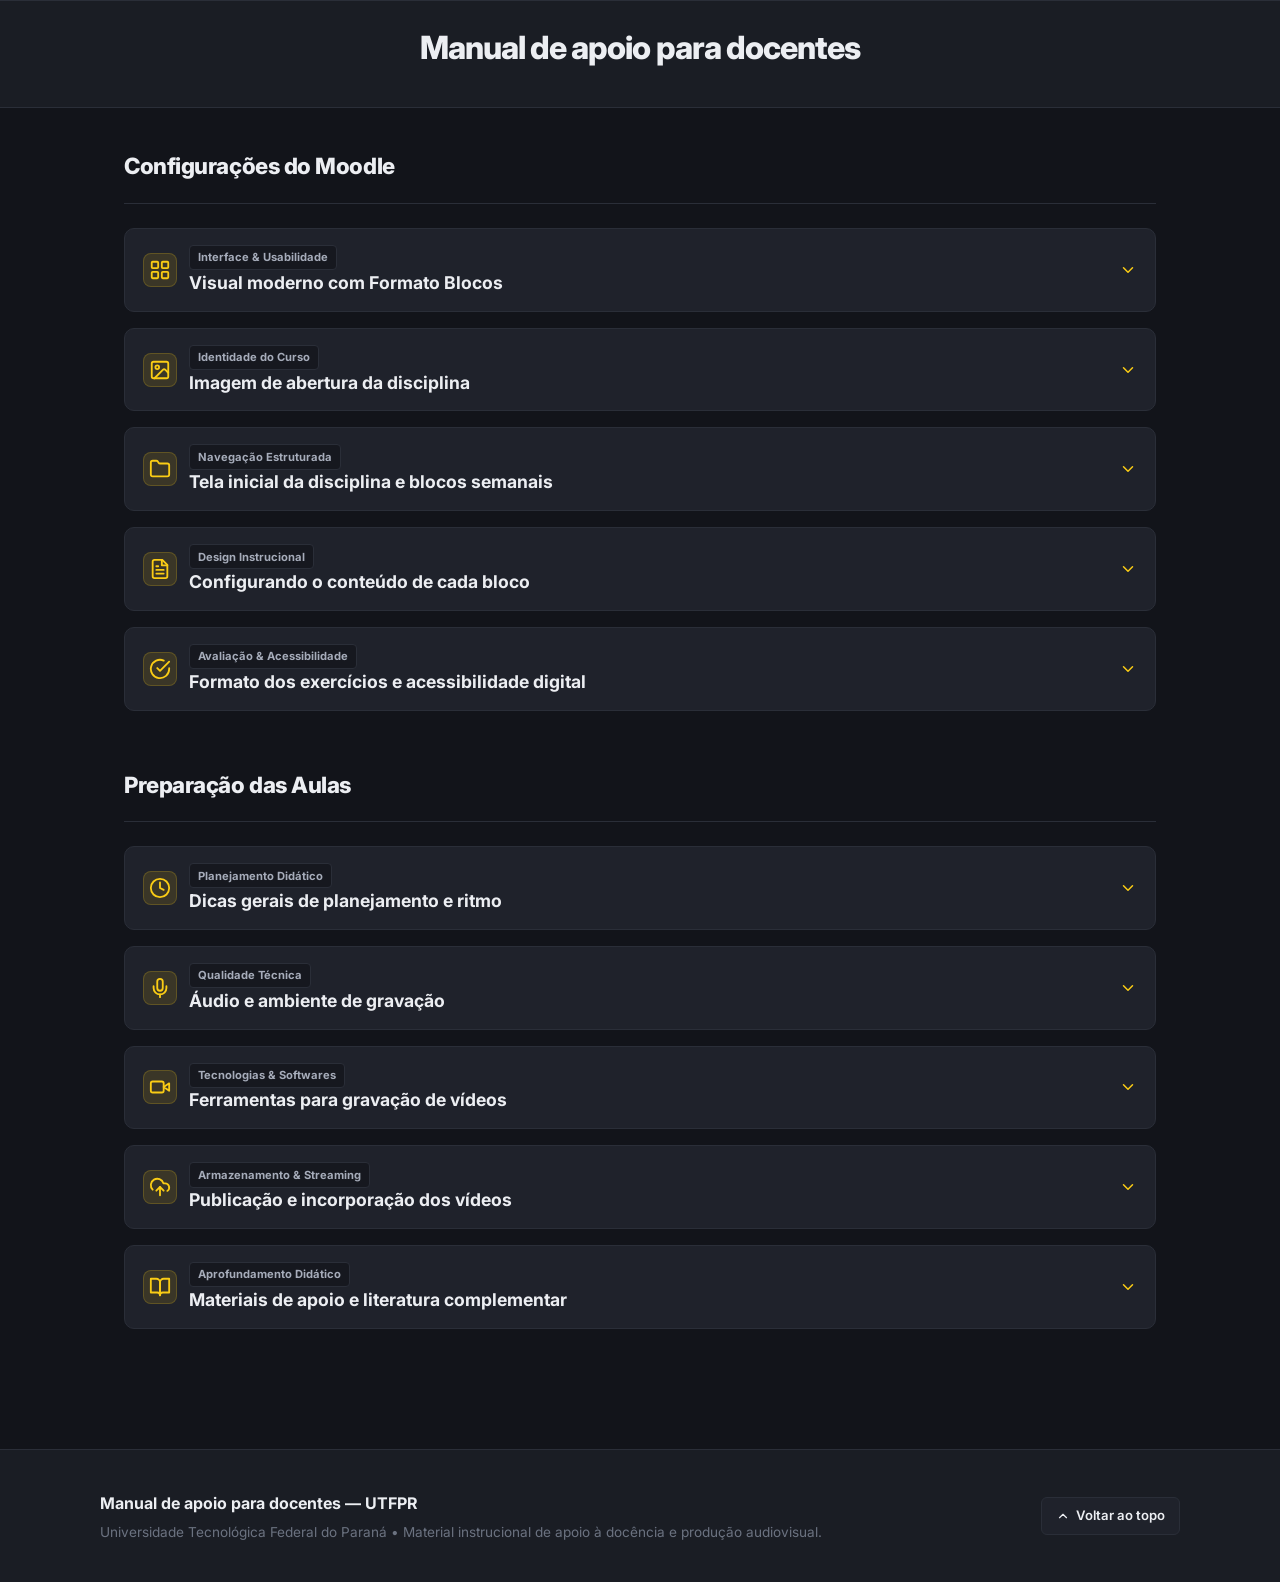
<file: index.html>
<!DOCTYPE html>
<html lang="pt-BR">
<head>
  <meta charset="UTF-8">
  <meta name="viewport" content="width=device-width, initial-scale=1.0">
  <meta name="robots" content="noindex, nofollow">
  <title>Manual de Produção de Videoaulas e Configuração do Moodle</title>
  <link rel="preconnect" href="https://fonts.googleapis.com">
  <link href="https://fonts.googleapis.com/css2?family=Inter:wght@400;500;600;700;800&display=swap" rel="stylesheet">
  <link rel="stylesheet" href="style.css">
</head>
<body>

  <div id="progress-bar" aria-hidden="true"></div>

  <!-- Cabeçalho -->
  <header class="site-header">
  </header>

  <!-- Hero -->
  <section id="inicio" class="manual-hero">
    <div class="hero-inner">
      <h1 class="manual-title">Manual de apoio para docentes</h1>
    </div>
  </section>

  <!-- Conteúdo Principal -->
  <main class="main-content">

    <!-- SEÇÃO 1: CONFIGURAÇÕES DO MOODLE -->
    <section id="secao-moodle" class="section-block">
      <header class="section-header">
        <div>
          <div class="section-title-wrap">
            <h2 class="section-title">Configurações do Moodle</h2>
          </div>
        </div>
      </header>

      <div class="cards-stack">

        <!-- Item 1.1 -->
        <article class="guideline-card" data-search="visual moderno formato blocos configurações cores layout">
          <div class="card-top">
            <div class="card-icon-box">
              <svg width="22" height="22" viewBox="0 0 24 24" fill="none" stroke="currentColor" stroke-width="2" stroke-linecap="round" stroke-linejoin="round"><rect width="7" height="7" x="3" y="3" rx="1"/><rect width="7" height="7" x="14" y="3" rx="1"/><rect width="7" height="7" x="14" y="14" rx="1"/><rect width="7" height="7" x="3" y="14" rx="1"/></svg>
            </div>
            <div class="card-header-text">
              <div class="card-meta-line">
                <span class="card-badge">Interface & Usabilidade</span>
              </div>
              <h3 class="card-heading">Visual moderno com Formato Blocos</h3>
            </div>
          </div>
          <div class="image-pair">
            <img src="moodle0a.png" alt="Exemplo de visual moderno da disciplina em formato de blocos">
            <img src="moodle0b.png" alt="Exemplo de organização visual moderna em blocos">
          </div>
          <p class="card-body-text">
            Para deixar o visual moderno e equilibrado, use a navegação por blocos temáticos:
          </p>
          <div class="breadcrumb-path">
            <span>Configurações</span>
            <span class="arrow">→</span>
            <span>Formato do Curso</span>
            <span class="arrow">→</span>
            <span>Caixa de seleção "Formato"</span>
            <span class="arrow">→</span>
            <span class="highlight-param">Formato Blocos</span>
          </div>
          <p class="card-body-text">
            Aqui você pode definir a <strong>cor dos blocos</strong>, deixando alinhado com a identidade visual da instituição ou da área do conhecimento.
          </p>
          <img src="fortatoBlocos1.png" alt="Configuração do formato em blocos no Moodle" class="card-image">
        </article>

        <!-- Item 1.2 -->
        <article class="guideline-card" data-search="imagem abertura disciplina 720x420 pixels capa enquadramento descrição">
          <div class="card-top">
            <div class="card-icon-box">
              <svg width="22" height="22" viewBox="0 0 24 24" fill="none" stroke="currentColor" stroke-width="2" stroke-linecap="round" stroke-linejoin="round"><rect width="18" height="18" x="3" y="3" rx="2"/><circle cx="9" cy="9" r="2"/><path d="m21 15-3.086-3.086a2 2 0 0 0-2.828 0L6 21"/></svg>
            </div>
            <div class="card-header-text">
              <div class="card-meta-line">
                <span class="card-badge">Identidade do Curso</span>
              </div>
              <h3 class="card-heading">Imagem de abertura da disciplina</h3>
            </div>
          </div>
          <p class="card-body-text">
            No menu <strong>Configurações</strong>, escolha uma imagem de abertura que combine com a disciplina — ela ajuda a identificação na listagem de cursos e no painel do estudante.
          </p>
          <div class="breadcrumb-path">
            <span>Menu Configurações</span>
            <span class="arrow">→</span>
            <span>Descrição</span>
            <span class="arrow">→</span>
            <span class="highlight-param">Imagem do Curso</span>
          </div>
          <p class="card-body-text">
            <strong>Dimensão de referência:</strong> <span class="highlight-param">720 × 420 pixels</span>.
          </p>
          <img src="aberturaDisciplina2.png" alt="Configuração da imagem de abertura da disciplina" class="card-image">
          <img src="descricao3.png" alt="Campo de descrição com upload de imagem" class="card-image">
          <div class="callout-box info">
            <svg class="callout-icon" width="16" height="16" viewBox="0 0 24 24" fill="none" stroke="currentColor" stroke-width="2" stroke-linecap="round" stroke-linejoin="round"><circle cx="12" cy="12" r="10"/><path d="M12 16v-4"/><path d="M12 8h.01"/></svg>
            <div>
              Após o upload, confira na tela de entrada/painel de cursos se o enquadramento, proporção e corte ficaram bons em diferentes tamanhos de tela.
            </div>
          </div>
        </article>

        <!-- Item 1.3 -->
        <article class="guideline-card" data-search="tela inicial disciplina modo edição bloco 360x266 pixels cinza cronograma semanal">
          <div class="card-top">
            <div class="card-icon-box">
              <svg width="22" height="22" viewBox="0 0 24 24" fill="none" stroke="currentColor" stroke-width="2" stroke-linecap="round" stroke-linejoin="round"><path d="M4 20h16a2 2 0 0 0 2-2V8a2 2 0 0 0-2-2h-7.93a2 2 0 0 1-1.66-.9l-.82-1.2A2 2 0 0 0 7.93 3H4a2 2 0 0 0-2 2v13c0 1.1.9 2 2 2Z"/></svg>
            </div>
            <div class="card-header-text">
              <div class="card-meta-line">
                <span class="card-badge">Navegação Estruturada</span>
              </div>
              <h3 class="card-heading">Tela inicial da disciplina e blocos semanais</h3>
            </div>
          </div>
          <p class="card-body-text">
            Acessada pelo menu <strong>"Curso"</strong> com o <strong>modo de edição habilitado</strong>. Clicando na imagem ao lado do bloco, dá para escolher um ícone pronto ou carregar uma arte sua via <em>"Carregar uma nova Imagem"</em>.
          </p>
          <ul class="card-body-text" style="padding-left: 1.25rem;">
            <li><strong>Tamanho das capas dos blocos:</strong> cada bloco aceita uma imagem customizada (<span class="highlight-param">360 × 266 pixels</span>).</li>
            <li><strong>Nomes personalizados:</strong> troque o título padrão ("Bloco 1") pelo nome do tópico (ex.: <em>Instruções Iniciais</em>, <em>Comandos Básicos</em>).</li>
          </ul>
          <img src="imagemBloco4.png" alt="Edição individual de um bloco com imagem customizada" class="card-image">
          <img src="imagemBlocosPadrao5.png" alt="Visão padrão dos blocos com imagens temáticas" class="card-image">
          <img src="imagemPrincipalInterna6.png" alt="Imagem principal interna configurada no bloco" class="card-image">
          <img src="imagemNaoEdicao7b.png" alt="Blocos visualizados sem o modo de edição" class="card-image">
          <div class="callout-box success">
            <svg class="callout-icon" width="16" height="16" viewBox="0 0 24 24" fill="none" stroke="currentColor" stroke-width="2" stroke-linecap="round" stroke-linejoin="round"><path d="M12 22c5.523 0 10-4.477 10-10S17.523 2 12 2 2 6.477 2 12s4.477 10 10 10z"/><path d="m9 12 2 2 4-4"/></svg>
            <div>
              <strong>Vendo pelo lado do aluno:</strong> com o modo de edição desativado, os blocos que ainda liberam no futuro aparecem em <strong>tons de cinza</strong>. Conforme as semanas avançam, o bloco fica colorido e disponível.
            </div>
          </div>
        </article>

        <!-- Item 1.4 -->
        <article class="guideline-card" data-search="configurando conteúdo editar bloco vídeo da semana incorporado">
          <div class="card-top">
            <div class="card-icon-box">
              <svg width="22" height="22" viewBox="0 0 24 24" fill="none" stroke="currentColor" stroke-width="2" stroke-linecap="round" stroke-linejoin="round"><path d="M14.5 2H6a2 2 0 0 0-2 2v16a2 2 0 0 0 2 2h12a2 2 0 0 0 2-2V7.5L14.5 2z"/><polyline points="14 2 14 8 20 8"/><line x1="16" x2="8" y1="13" y2="13"/><line x1="16" x2="8" y1="17" y2="17"/><line x1="10" x2="8" y1="9" y2="9"/></svg>
            </div>
            <div class="card-header-text">
              <div class="card-meta-line">
                <span class="card-badge">Design Instrucional</span>
              </div>
              <h3 class="card-heading">Configurando o conteúdo de cada bloco</h3>
            </div>
          </div>
          <p class="card-body-text">
            Para incluir recursos e atividades, use o menu <strong>"Editar Bloco"</strong>.
          </p>
          <p class="card-body-text">
            <strong>Exemplo:</strong> colocar o vídeo principal da semana com o tempo de duração. O resumo introdutório é opcional. Clicando nele, o vídeo executa direto na plataforma.
          </p>
          <img src="configDisciplina7.png" alt="Configuração do conteúdo interno de um bloco" class="card-image">
          <div class="callout-box info">
            <svg class="callout-icon" width="16" height="16" viewBox="0 0 24 24" fill="none" stroke="currentColor" stroke-width="2" stroke-linecap="round" stroke-linejoin="round"><circle cx="12" cy="12" r="10"/><path d="M12 16v-4"/><path d="M12 8h.01"/></svg>
            <div>
              <em>Observação:</em> esse modelo de organização é apenas uma sugestão.
            </div>
          </div>
        </article>

        <!-- Item 1.5 -->
        <article class="guideline-card" data-search="formato exercícios correção automática acessibilidade leitores tela arrastar soltar múltipla escolha">
          <div class="card-top">
            <div class="card-icon-box">
              <svg width="22" height="22" viewBox="0 0 24 24" fill="none" stroke="currentColor" stroke-width="2" stroke-linecap="round" stroke-linejoin="round"><path d="M22 11.08V12a10 10 0 1 1-5.93-9.14"/><polyline points="22 4 12 14.01 9 11.01"/></svg>
            </div>
            <div class="card-header-text">
              <div class="card-meta-line">
                <span class="card-badge">Avaliação & Acessibilidade</span>
              </div>
              <h3 class="card-heading">Formato dos exercícios e acessibilidade digital</h3>
            </div>
          </div>
          <p class="card-body-text">
            Em turmas com muita gente, <strong>questões com correção automática</strong> do Moodle agilizam o feedback. Vale variar os formatos:
          </p>
          <ul class="card-body-text" style="padding-left: 1.25rem;">
            <li>Múltipla escolha e resposta única;</li>
            <li>Preenchimento de lacunas e completar palavras-chave;</li>
            <li>Associação de colunas e arrastar/soltar no texto ou imagem.</li>
          </ul>
          <img src="formatoExerc8a.png" alt="Exemplo de exercício com múltipla escolha" class="card-image">
          <img src="formatoExerc8b.png" alt="Exemplo de exercício arrastar e soltar" class="card-image">
          <img src="formatoExerc8c.png" alt="Exemplo de exercício com acessibilidade" class="card-image">
          <div class="callout-box warning">
            <svg class="callout-icon" width="16" height="16" viewBox="0 0 24 24" fill="none" stroke="currentColor" stroke-width="2" stroke-linecap="round" stroke-linejoin="round"><path d="m21.73 18-8-14a2 2 0 0 0-3.48 0l-8 14A2 2 0 0 0 4 21h16a2 2 0 0 0 1.73-3Z"/><line x1="12" x2="12" y1="9" y2="13"/><line x1="12" x2="12.01" y1="17" y2="17"/></svg>
            <div>
              <strong>Atenção à acessibilidade (WCAG):</strong> leitores de tela (NVDA, JAWS) não funcionam bem com <em>"arrastar e soltar"</em>. Se houver alunos com deficiência visual na turma, disponibilize sempre uma versão equivalente em múltipla escolha.
            </div>
          </div>
        </article>

      </div>
    </section>

    <!-- SEÇÃO 2: PREPARAÇÃO DAS AULAS -->
    <section id="secao-aulas" class="section-block">
      <header class="section-header">
        <div>
          <div class="section-title-wrap alt">
            <h2 class="section-title">Preparação das Aulas</h2>
          </div>
        </div>
      </header>

      <div class="cards-stack">

        <!-- Item 2.1 -->
        <article class="guideline-card" data-search="dicas gerais roteiro vídeos curtos 4 a 10 minutos 1 hora semanal avaliação duas tentativas">
          <div class="card-top">
            <div class="card-icon-box teal">
              <svg width="22" height="22" viewBox="0 0 24 24" fill="none" stroke="currentColor" stroke-width="2" stroke-linecap="round" stroke-linejoin="round"><circle cx="12" cy="12" r="10"/><polyline points="12 6 12 12 16 14"/></svg>
            </div>
            <div class="card-header-text">
              <div class="card-meta-line">
                <span class="card-badge">Planejamento Didático</span>
              </div>
              <h3 class="card-heading">Dicas gerais de planejamento e ritmo</h3>
            </div>
          </div>
          <p class="card-body-text">
            Uma boa videoaula depende de mensagem clara e de respeitar o tempo de atenção do aluno:
          </p>
          <ul class="card-body-text" style="padding-left: 1.25rem;">
            <li><strong>Roteirização prévia:</strong> antes de gravar, monte um roteiro completo do texto ou apenas um resumo com os pontos-chave. Assim, você evita vícios de linguagem ("né", "então", "tipo", etc.).</li>
            <li><strong>Vídeos curtos (microlearning):</strong> blocos de <span class="highlight-param">4 a 10 minutos</span> cada.</li>
            <li><strong>Limite semanal:</strong> tente não passar de <strong>1 hora total de vídeo por semana</strong>. Exagerar sobrecarrega e afasta o aluno.</li>
            <li><strong>Estratégia de avaliação:</strong> <em>Atividades Semanais (AS)</em> ao longo das 8 ou 9 semanas, com <span class="highlight-param">duas tentativas</span> cada, além de uma <span class="highlight-param">avaliação</span>, <span class="highlight-param">segunda chamada</span> e <span class="highlight-param">recuperação</span>.</li>
          </ul>
          <div class="callout-box warning">
            <svg class="callout-icon" width="16" height="16" viewBox="0 0 24 24" fill="none" stroke="currentColor" stroke-width="2" stroke-linecap="round" stroke-linejoin="round"><circle cx="12" cy="12" r="10"/><line x1="12" x2="12" y1="8" y2="12"/><line x1="12" x2="12.01" y1="16" y2="16"/></svg>
            <div>
              <strong>Perfil pós-graduação:</strong> faça enunciados objetivos, sem "pegadinhas". Prova punitiva demais aumenta a evasão.
            </div>
          </div>
        </article>

        <!-- Item 2.2 -->
        <article class="guideline-card" data-search="áudio ambiente gravação microfone ruído eco teste legibilidade velocidade fala">
          <div class="card-top">
            <div class="card-icon-box teal">
              <svg width="22" height="22" viewBox="0 0 24 24" fill="none" stroke="currentColor" stroke-width="2" stroke-linecap="round" stroke-linejoin="round"><path d="M12 2a3 3 0 0 0-3 3v7a3 3 0 0 0 6 0V5a3 3 0 0 0-3-3Z"/><path d="M19 10v2a7 7 0 0 1-14 0v-2"/><line x1="12" x2="12" y1="19" y2="22"/></svg>
            </div>
            <div class="card-header-text">
              <div class="card-meta-line">
                <span class="card-badge">Qualidade Técnica</span>
              </div>
              <h3 class="card-heading">Áudio e ambiente de gravação</h3>
            </div>
          </div>
          <p class="card-body-text">
            O <strong>áudio é o que mais importa</strong>: visual simples com voz limpa já garante um ótimo aprendizado; já imagem em alta resolução com áudio cheio de ruído atrapalha a aula inteira.
          </p>
          <div class="callout-box info">
            <svg class="callout-icon" width="16" height="16" viewBox="0 0 24 24" fill="none" stroke="currentColor" stroke-width="2" stroke-linecap="round" stroke-linejoin="round"><polyline points="9 11 12 14 22 4"/><path d="M21 12v7a2 2 0 0 1-2 2H5a2 2 0 0 1-2-2V5a2 2 0 0 1 2-2h11"/></svg>
            <div>
              <strong>Teste rápido (1 min):</strong> antes de gravar, faça um teste e escute com fones:
              <div style="margin-top: 0.4rem; display: flex; flex-wrap: wrap; gap: 0.35rem;">
                <span class="card-badge">Volume da voz</span>
                <span class="card-badge">Ausência de ruídos</span>
                <span class="card-badge">Sensibilidade do mic</span>
                <span class="card-badge">Legibilidade do código</span>
                <span class="card-badge">Tamanho das fontes</span>
                <span class="card-badge">Resolução</span>
                <span class="card-badge">Velocidade da fala</span>
              </div>
            </div>
          </div>
          <p class="card-body-text" style="margin-top: 0.85rem;">
            Grave em lugares silenciosos e evite cômodos vazios, que dão eco. Um bom <strong>microfone dedicado</strong> faz uma diferença enorme.
          </p>
        </article>

        <!-- Item 2.3 -->
        <article class="guideline-card" data-search="ferramentas gravação obs studio loom clipchamp zoom videoscribe exemplos vídeos youtube">
          <div class="card-top">
            <div class="card-icon-box teal">
              <svg width="22" height="22" viewBox="0 0 24 24" fill="none" stroke="currentColor" stroke-width="2" stroke-linecap="round" stroke-linejoin="round"><path d="m22 8-6 4 6 4V8Z"/><rect width="14" height="12" x="2" y="6" rx="2"/></svg>
            </div>
            <div class="card-header-text">
              <div class="card-meta-line">
                <span class="card-badge">Tecnologias & Softwares</span>
              </div>
              <h3 class="card-heading">Ferramentas para gravação de vídeos</h3>
            </div>
          </div>
          <p class="card-body-text">
            <strong>OBS Studio (Recomendado):</strong> é o padrão da indústria para gravar com ótima qualidade — tela, webcam em recorte e áudio sincronizados. Software <em>livre, gratuito e funciona em qualquer sistema</em>.
          </p>
          <p class="card-body-text"><strong>Outras opções úteis:</strong></p>
          <ul class="card-body-text" style="padding-left: 1.25rem;">
            <li><strong>Loom:</strong> gravações curtas e compartilhamento rápido via link;</li>
            <li><strong>Clipchamp:</strong> gravação direta de tela e edição ágil (Windows);</li>
            <li><strong>Zoom / MS Teams:</strong> gravações pontuais usando salas individuais;</li>
            <li><strong>VideoScribe:</strong> animações didáticas no formato "whiteboard".</li>
          </ul>
          <p class="card-body-text">
            Loom, Clipchamp e Zoom são baseadas no modelo <strong>Freemium</strong>. Isso significa que todas possuem uma versão gratuita muito robusta, mas cobram se você precisar remover limites ou usar recursos avançados. O <strong>VideoScribe</strong> é uma ferramenta estritamente paga (não possui versão gratuita).
          </p>

          <!-- Sub-bloco: Exemplos de Vídeos -->
          <div id="exemplos-videos" class="video-subblock">
            <div class="video-subblock-header">
              <h4 class="video-subblock-title">
                <svg width="18" height="18" viewBox="0 0 24 24" fill="none" stroke="currentColor" stroke-width="2" stroke-linecap="round" stroke-linejoin="round"><polygon points="23 7 16 12 23 17 23 7"/><rect width="15" height="14" x="1" y="5" rx="2"/></svg>
                Exemplos de Vídeos
              </h4>
              <span class="card-badge">Confira os exemplos</span>
            </div>

            <div class="video-grid">
              <div class="video-card">
                <div class="video-embed">
                  <video src="Exemplo de aula com OBS Studio.mp4" poster="maxresdefault.webp" controls preload="metadata"></video>
                </div>
                <div class="video-card-body">
                  <div>
                    <h5 class="video-card-name">Exemplo de vídeo criado com o OBS</h5>
                    <p class="video-card-desc">Demonstração de captura simultânea de slides, câmera em primeiro plano e áudio equalizado.</p>
                  </div>
                </div>
              </div>

              <div class="video-card">
                <div class="video-embed">
                  <video src="DL - M01 - A02 - Problema e EstruturaG.mp4" poster="I-NET-Icon-MoodleSize4_jro.png" controls preload="metadata"></video>
                </div>
                <div class="video-card-body">
                  <div>
                    <h5 class="video-card-name">Exemplo de vídeo criado com VideoScribe</h5>
                    <p class="video-card-desc">Animações didáticas no formato "whiteboard" produzidas com o VideoScribe.</p>
                  </div>
                </div>
              </div>
            </div>
          </div>
        </article>

        <!-- Item 2.4 -->
        <article class="guideline-card" data-search="publicação vídeos moodle 128 mb youtube não listado incorporar embed títulos padronizados">
          <div class="card-top">
            <div class="card-icon-box teal">
              <svg width="22" height="22" viewBox="0 0 24 24" fill="none" stroke="currentColor" stroke-width="2" stroke-linecap="round" stroke-linejoin="round"><path d="M4 14.899A7 7 0 1 1 15.71 8h1.79a4.5 4.5 0 0 1 2.5 8.242"/><path d="M12 12v9"/><path d="m16 16-4-4-4 4"/></svg>
            </div>
            <div class="card-header-text">
              <div class="card-meta-line">
                <span class="card-badge">Armazenamento & Streaming</span>
              </div>
              <h3 class="card-heading">Publicação e incorporação dos vídeos</h3>
            </div>
          </div>
          <p class="card-body-text">Duas formas de armazenar os vídeos:</p>
          <ul class="card-body-text" style="padding-left: 1.25rem;">
            <li><strong>Direto no Moodle:</strong> arquivos <span class="highlight-param">.mp4</span> de até <span class="highlight-param">128 MB</span>.</li>
            <li><strong>No YouTube (conta institucional):</strong> deixe a visibilidade como <span class="highlight-param">"Não listado"</span> (Unlisted). Assim o vídeo só aparece para quem tem o link.</li>
          </ul>
          <div class="callout-box success">
            <svg class="callout-icon" width="16" height="16" viewBox="0 0 24 24" fill="none" stroke="currentColor" stroke-width="2" stroke-linecap="round" stroke-linejoin="round"><polyline points="20 6 9 17 4 12"/></svg>
            <div>
              <strong>Incorporar direto no Moodle (embed):</strong> publique no YouTube e coloque a URL de mídia no Moodle. O player fica dentro da sala virtual, sem abrir outra página.
            </div>
          </div>
          <p class="card-body-text" style="margin-top: 0.75rem;">
            <em>Padronização:</em> use títulos no mesmo formato (ex.: <code>[NomeDisciplina] Sem01 — Aula 02: Fundamentos</code>).
          </p>
        </article>

        <!-- Item 2.5 -->
        <article class="guideline-card" data-search="materiais de apoio slides apostilas datasets tutoriais documentação complementar">
          <div class="card-top">
            <div class="card-icon-box teal">
              <svg width="22" height="22" viewBox="0 0 24 24" fill="none" stroke="currentColor" stroke-width="2" stroke-linecap="round" stroke-linejoin="round"><path d="M2 3h6a4 4 0 0 1 4 4v14a3 3 0 0 0-3-3H2z"/><path d="M22 3h-6a4 4 0 0 0-4 4v14a3 3 0 0 1 3-3h7z"/></svg>
            </div>
            <div class="card-header-text">
              <div class="card-meta-line">
                <span class="card-badge">Aprofundamento Didático</span>
              </div>
              <h3 class="card-heading">Materiais de apoio e literatura complementar</h3>
            </div>
          </div>
          <p class="card-body-text">
            A videoaula é o ponto de partida. Pra consolidar o conhecimento e dar autonomia de pesquisa, disponibilize materiais no bloco semanal:
          </p>
          <div class="resources-grid">
            <div class="resource-item">
              <strong>Apresentações e Textos</strong>
              <p>Slides em PDF, apostilas e notas de aula que você já preparou.</p>
            </div>
            <div class="resource-item">
              <strong>Documentação Oficial</strong>
              <p>Manuais técnicos, links das bibliotecas de software e guias de boas práticas.</p>
            </div>
            <div class="resource-item">
              <strong>Recursos Práticos</strong>
              <p>Tutoriais passo a passo, repositórios com código-fonte e datasets reais.</p>
            </div>
            <div class="resource-item">
              <strong>Conteúdo Complementar</strong>
              <p>Artigos científicos, referências bibliográficas e vídeos extras opcionais.</p>
            </div>
          </div>
        </article>

      </div>
    </section>

  </main>

  <!-- Rodapé -->
  <footer class="site-footer">
    <div class="footer-container">
      <div>
        <p class="footer-brand">Manual de apoio para docentes — UTFPR</p>
        <p class="footer-note">
          Universidade Tecnológica Federal do Paraná • Material instrucional de apoio à docência e produção audiovisual.
        </p>
      </div>
      <a href="#inicio" class="btn-top">
        <svg width="14" height="14" viewBox="0 0 24 24" fill="none" stroke="currentColor" stroke-width="2" stroke-linecap="round" stroke-linejoin="round"><polyline points="18 15 12 9 6 15"/></svg>
        Voltar ao topo
      </a>
    </div>
  </footer>

  <script src="script.js"></script>
</body>
</html>
</file>
<file: style.css>
/* ============================================
   Manual Docente UTFPR — Tema Escuro (Simplificado)
   ============================================ */

/* --- Paleta Única: neutros + 1 acento --- */
:root {
  --bg-body: #12141a;
  --bg-surface: #1a1d24;
  --bg-card: #1f222b;
  --bg-card-hover: #262a34;
  --bg-inset: #16181f;

  --border: #2a2e38;

  --text-primary: #eceef2;
  --text-secondary: #a6acba;
  --text-muted: #6b7280;

  --accent: #facc15;
  --accent-hover: #fde047;
  --accent-muted: rgba(250, 204, 21, 0.12);

  --radius: 10px;
  --radius-sm: 6px;
}

*, *::before, *::after {
  box-sizing: border-box;
}

html {
  scroll-behavior: smooth;
}

body {
  margin: 0;
  padding: 0;
  background-color: var(--bg-body);
  color: var(--text-primary);
  font-family: 'Inter', system-ui, -apple-system, "Segoe UI", Roboto, sans-serif;
  line-height: 1.65;
  -webkit-font-smoothing: antialiased;
}

a {
  color: var(--accent);
  text-decoration: none;
}

img {
  max-width: 100%;
  height: auto;
  display: block;
}

/* --- Barra de Progresso --- */
#progress-bar {
  position: fixed;
  top: 0;
  left: 0;
  height: 3px;
  width: 0%;
  background: var(--accent);
  z-index: 1000;
  transition: width 0.1s ease-out;
}

/* --- Cabeçalho --- */
.site-header {
  position: sticky;
  top: 0;
  background: rgba(18, 20, 26, 0.92);
  backdrop-filter: blur(12px);
  -webkit-backdrop-filter: blur(12px);
  border-bottom: 1px solid var(--border);
  z-index: 900;
}

.nav-container {
  max-width: 1080px;
  margin: 0 auto;
  padding: 0.65rem 1.5rem;
  display: flex;
  align-items: center;
  justify-content: space-between;
  gap: 1rem;
}

.brand-mark {
  display: flex;
  align-items: center;
  gap: 0.6rem;
  text-decoration: none;
  color: var(--text-primary);
  font-weight: 700;
  font-size: 1rem;
}

.brand-logo-icon {
  width: 30px;
  height: 30px;
  background: var(--accent);
  color: #12141a;
  border-radius: 7px;
  display: flex;
  align-items: center;
  justify-content: center;
  font-size: 0.85rem;
  font-weight: 800;
}

.nav-links {
  display: flex;
  align-items: center;
  gap: 0.25rem;
}

.nav-btn {
  padding: 0.4rem 0.75rem;
  font-size: 0.82rem;
  font-weight: 600;
  color: var(--text-secondary);
  text-decoration: none;
  border-radius: var(--radius-sm);
  transition: all 0.2s ease;
  display: inline-flex;
  align-items: center;
  gap: 0.35rem;
  white-space: nowrap;
}

.nav-btn:hover {
  color: var(--text-primary);
  background-color: var(--bg-card-hover);
}

.nav-btn.active {
  color: var(--accent);
  background-color: var(--accent-muted);
}

/* --- Hero --- */
.manual-hero {
  background: var(--bg-surface);
  border-bottom: 1px solid var(--border);
  padding: 1.75rem 1.5rem 1.5rem;
  text-align: center;
}

.hero-inner {
  max-width: 820px;
  margin: 0 auto;
}

.hero-badge-group {
  display: flex;
  justify-content: center;
  gap: 0.5rem;
  margin-bottom: 1.5rem;
  flex-wrap: wrap;
}

.pill-badge {
  display: inline-flex;
  align-items: center;
  gap: 0.3rem;
  padding: 0.3rem 0.8rem;
  border-radius: 9999px;
  font-size: 0.75rem;
  font-weight: 700;
  letter-spacing: 0.03em;
  text-transform: uppercase;
  background-color: var(--accent-muted);
  color: var(--accent);
  border: 1px solid rgba(250, 204, 21, 0.25);
}

.manual-title {
  font-size: clamp(1.4rem, 3.2vw, 2rem);
  font-weight: 800;
  color: var(--text-primary);
  line-height: 1.2;
  margin: 0 0 1rem;
  letter-spacing: -0.03em;
}

.manual-subtitle {
  font-size: 1.05rem;
  color: var(--text-secondary);
  margin: 0 0 1.5rem;
  font-weight: 400;
  max-width: 700px;
  margin-left: auto;
  margin-right: auto;
  line-height: 1.6;
}

.manual-summary {
  background: var(--bg-card);
  border: 1px solid var(--border);
  border-left: 3px solid var(--accent);
  padding: 1rem 1.25rem;
  border-radius: var(--radius);
  text-align: left;
  font-size: 0.9rem;
  color: var(--text-secondary);
}

.manual-summary strong {
  color: var(--text-primary);
}

/* --- Conteúdo Principal --- */
.main-content {
  max-width: 1080px;
  margin: 0 auto;
  padding: 2.5rem 1.5rem 4rem;
}

/* --- Seções --- */
.section-block {
  margin-bottom: 3.5rem;
  scroll-margin-top: 4.5rem;
}

.section-header {
  margin-bottom: 1.5rem;
  padding-bottom: 0.75rem;
  border-bottom: 1px solid var(--border);
}

.section-title-wrap {
  display: flex;
  align-items: center;
  gap: 0.65rem;
  margin-bottom: 0.35rem;
}

.section-num-tag {
  background: var(--accent-muted);
  color: var(--accent);
  font-weight: 800;
  font-size: 0.75rem;
  padding: 0.25rem 0.6rem;
  border-radius: var(--radius-sm);
  letter-spacing: 0.5px;
  border: 1px solid rgba(250, 204, 21, 0.2);
}

.section-title {
  font-size: 1.4rem;
  font-weight: 800;
  color: var(--text-primary);
  margin: 0;
  letter-spacing: -0.02em;
}

.section-desc {
  font-size: 0.9rem;
  color: var(--text-muted);
  margin: 0.3rem 0 0;
}

/* --- Cards --- */
.cards-stack {
  display: flex;
  flex-direction: column;
  gap: 1rem;
}

.guideline-card {
  background: var(--bg-card);
  border: 1px solid var(--border);
  border-radius: var(--radius);
  padding: 1rem 1.15rem;
  transition: all 0.2s ease;
  position: relative;
}

.guideline-card:hover {
  background-color: var(--bg-card-hover);
}

/* --- Accordeon (abrindo/fechando no clique) --- */
.guideline-card .card-top {
  cursor: pointer;
}

.guideline-card .card-top .card-toggle-icon {
  margin-left: auto;
  flex-shrink: 0;
  color: var(--accent);
  transition: transform 0.2s ease;
  align-self: center;
}

.guideline-card.is-open .card-top .card-toggle-icon {
  transform: rotate(180deg);
}

.guideline-card .card-collapsible {
  display: none;
}

.guideline-card.is-open .card-collapsible {
  display: block;
}

.card-top {
  display: flex;
  align-items: center;
  gap: 0.75rem;
  margin-bottom: 0;
}

.card-icon-box {
  width: 34px;
  height: 34px;
  border-radius: 8px;
  display: flex;
  align-items: center;
  justify-content: center;
  flex-shrink: 0;
  background: var(--accent-muted);
  color: var(--accent);
  border: 1px solid rgba(250, 204, 21, 0.2);
}

.card-header-text {
  flex: 1;
}

.card-meta-line {
  display: flex;
  align-items: center;
  gap: 0.5rem;
  margin-bottom: 0.1rem;
  flex-wrap: wrap;
}

.item-counter {
  font-size: 0.7rem;
  font-weight: 800;
  text-transform: uppercase;
  letter-spacing: 0.06em;
  color: var(--text-muted);
}

.card-badge {
  font-size: 0.7rem;
  font-weight: 700;
  padding: 0.15rem 0.5rem;
  border-radius: 4px;
  background: var(--bg-inset);
  color: var(--text-secondary);
  border: 1px solid var(--border);
}

.card-heading {
  font-size: 1.1rem;
  font-weight: 700;
  color: var(--text-primary);
  margin: 0;
  line-height: 1.3;
}

.card-body-text {
  color: var(--text-secondary);
  font-size: 0.92rem;
  line-height: 1.7;
  margin: 0 0 0.85rem;
}

.card-body-text:last-child {
  margin-bottom: 0;
}

.card-body-text strong {
  color: var(--text-primary);
}

.card-body-text ul {
  padding-left: 1.25rem;
  margin-top: 0.4rem;
  color: var(--text-secondary);
}

.card-body-text li {
  margin-bottom: 0.35rem;
}

/* --- Breadcrumb --- */
.breadcrumb-path {
  display: inline-flex;
  align-items: center;
  gap: 0.35rem;
  padding: 0.35rem 0.7rem;
  background: var(--bg-inset);
  border: 1px solid var(--border);
  border-radius: var(--radius-sm);
  font-size: 0.82rem;
  font-weight: 600;
  color: var(--text-secondary);
  margin: 0.5rem 0 0.75rem;
  flex-wrap: wrap;
}

.breadcrumb-path span.arrow {
  color: var(--text-muted);
  font-weight: 400;
}

.highlight-param {
  display: inline-block;
  font-family: ui-monospace, SFMono-Regular, Menlo, Monaco, Consolas, monospace;
  font-size: 0.82rem;
  font-weight: 600;
  background-color: var(--accent-muted);
  color: var(--accent);
  padding: 0.1rem 0.4rem;
  border-radius: 4px;
  border: 1px solid rgba(250, 204, 21, 0.2);
}

/* --- Callouts (um único estilo) --- */
.callout-box {
  border-radius: var(--radius);
  padding: 0.85rem 1rem;
  margin-top: 0.85rem;
  font-size: 0.85rem;
  display: flex;
  align-items: flex-start;
  gap: 0.65rem;
  line-height: 1.6;
  background-color: var(--bg-inset);
  border: 1px solid var(--border);
  border-left: 3px solid var(--accent);
  color: var(--text-secondary);
}

.callout-box strong {
  color: var(--text-primary);
}

.callout-icon {
  flex-shrink: 0;
  margin-top: 2px;
  color: var(--accent);
}

/* --- Imagens nos Cards --- */
.card-image {
  width: 100%;
  border-radius: var(--radius-sm);
  border: 1px solid var(--border);
  margin: 0.85rem 0;
}

/* --- Duas imagens lado a lado --- */
.image-pair {
  display: grid;
  grid-template-columns: 1fr 1fr;
  gap: 0.85rem;
  margin: 0.85rem 0;
}

.image-pair img {
  width: 100%;
  border-radius: var(--radius-sm);
  border: 1px solid var(--border);
}

@media (max-width: 768px) {
  .image-pair {
    grid-template-columns: 1fr;
  }
}

/* --- Vídeos --- */
.video-subblock {
  background: var(--bg-inset);
  border: 1px solid var(--border);
  border-radius: var(--radius);
  padding: 1.25rem;
  margin-top: 1.25rem;
}

.video-subblock-header {
  display: flex;
  align-items: center;
  justify-content: space-between;
  margin-bottom: 1rem;
  flex-wrap: wrap;
  gap: 0.5rem;
}

.video-subblock-title {
  font-size: 1rem;
  font-weight: 700;
  color: var(--text-primary);
  display: flex;
  align-items: center;
  gap: 0.5rem;
  margin: 0;
}

.video-grid {
  display: grid;
  grid-template-columns: repeat(auto-fit, minmax(280px, 1fr));
  gap: 0.85rem;
}

.video-card {
  background: var(--bg-card);
  border: 1px solid var(--border);
  border-radius: var(--radius);
  overflow: hidden;
  display: flex;
  flex-direction: column;
  transition: all 0.2s ease;
}

.video-card:hover {
  background-color: var(--bg-card-hover);
}

.video-embed {
  position: relative;
  padding-top: 56.25%;
  background: #0e1015;
}

.video-embed iframe,
.video-embed video {
  position: absolute;
  top: 0;
  left: 0;
  width: 100%;
  height: 100%;
  border: 0;
  background: #000;
}

.video-card-body {
  padding: 1rem;
  display: flex;
  flex-direction: column;
  flex: 1;
  gap: 0.85rem;
}

.video-card-name {
  font-size: 0.9rem;
  font-weight: 700;
  color: var(--text-primary);
  margin: 0 0 0.3rem;
  line-height: 1.35;
}

.video-card-desc {
  font-size: 0.82rem;
  color: var(--text-muted);
  margin: 0;
  line-height: 1.5;
}

/* --- Rodapé --- */
.site-footer {
  background: var(--bg-surface);
  color: var(--text-muted);
  padding: 2.5rem 1.5rem;
  border-top: 1px solid var(--border);
  font-size: 0.85rem;
}

.footer-container {
  max-width: 1080px;
  margin: 0 auto;
  display: flex;
  align-items: center;
  justify-content: space-between;
  gap: 1.5rem;
  flex-wrap: wrap;
}

.footer-brand {
  font-size: 1rem;
  font-weight: 700;
  color: var(--text-primary);
  margin: 0 0 0.35rem;
}

.footer-note {
  margin: 0;
  line-height: 1.5;
}

.btn-top {
  background: var(--bg-card);
  color: var(--text-primary);
  border: 1px solid var(--border);
  padding: 0.45rem 0.9rem;
  border-radius: var(--radius-sm);
  font-size: 0.82rem;
  font-weight: 600;
  text-decoration: none;
  display: inline-flex;
  align-items: center;
  gap: 0.35rem;
  transition: background 0.2s ease;
}

.btn-top:hover {
  background: var(--bg-card-hover);
  color: var(--text-primary);
}

/* --- Utilitários --- */
.visually-hidden {
  position: absolute;
  width: 1px;
  height: 1px;
  padding: 0;
  margin: -1px;
  overflow: hidden;
  clip: rect(0, 0, 0, 0);
  white-space: nowrap;
  border: 0;
}

/* --- Grid de Recursos --- */
.resources-grid {
  display: grid;
  grid-template-columns: repeat(auto-fit, minmax(230px, 1fr));
  gap: 0.65rem;
  margin-top: 0.85rem;
}

.resource-item {
  background: var(--bg-inset);
  border: 1px solid var(--border);
  border-radius: var(--radius-sm);
  padding: 0.75rem;
}

.resource-item strong {
  color: var(--text-primary);
  font-size: 0.85rem;
}

.resource-item p {
  font-size: 0.82rem;
  color: var(--text-muted);
  margin: 0.25rem 0 0;
  line-height: 1.5;
}

/* --- Responsividade --- */
@media (max-width: 768px) {
  .manual-hero {
    padding: 2.5rem 1rem 2rem;
  }

  .nav-links {
    overflow-x: auto;
    width: 100%;
    padding-bottom: 0.2rem;
  }

  .card-top {
    flex-direction: column;
    align-items: flex-start;
  }

  .video-grid {
    grid-template-columns: 1fr;
  }

  .footer-container {
    flex-direction: column;
    align-items: flex-start;
  }
}
</file>
